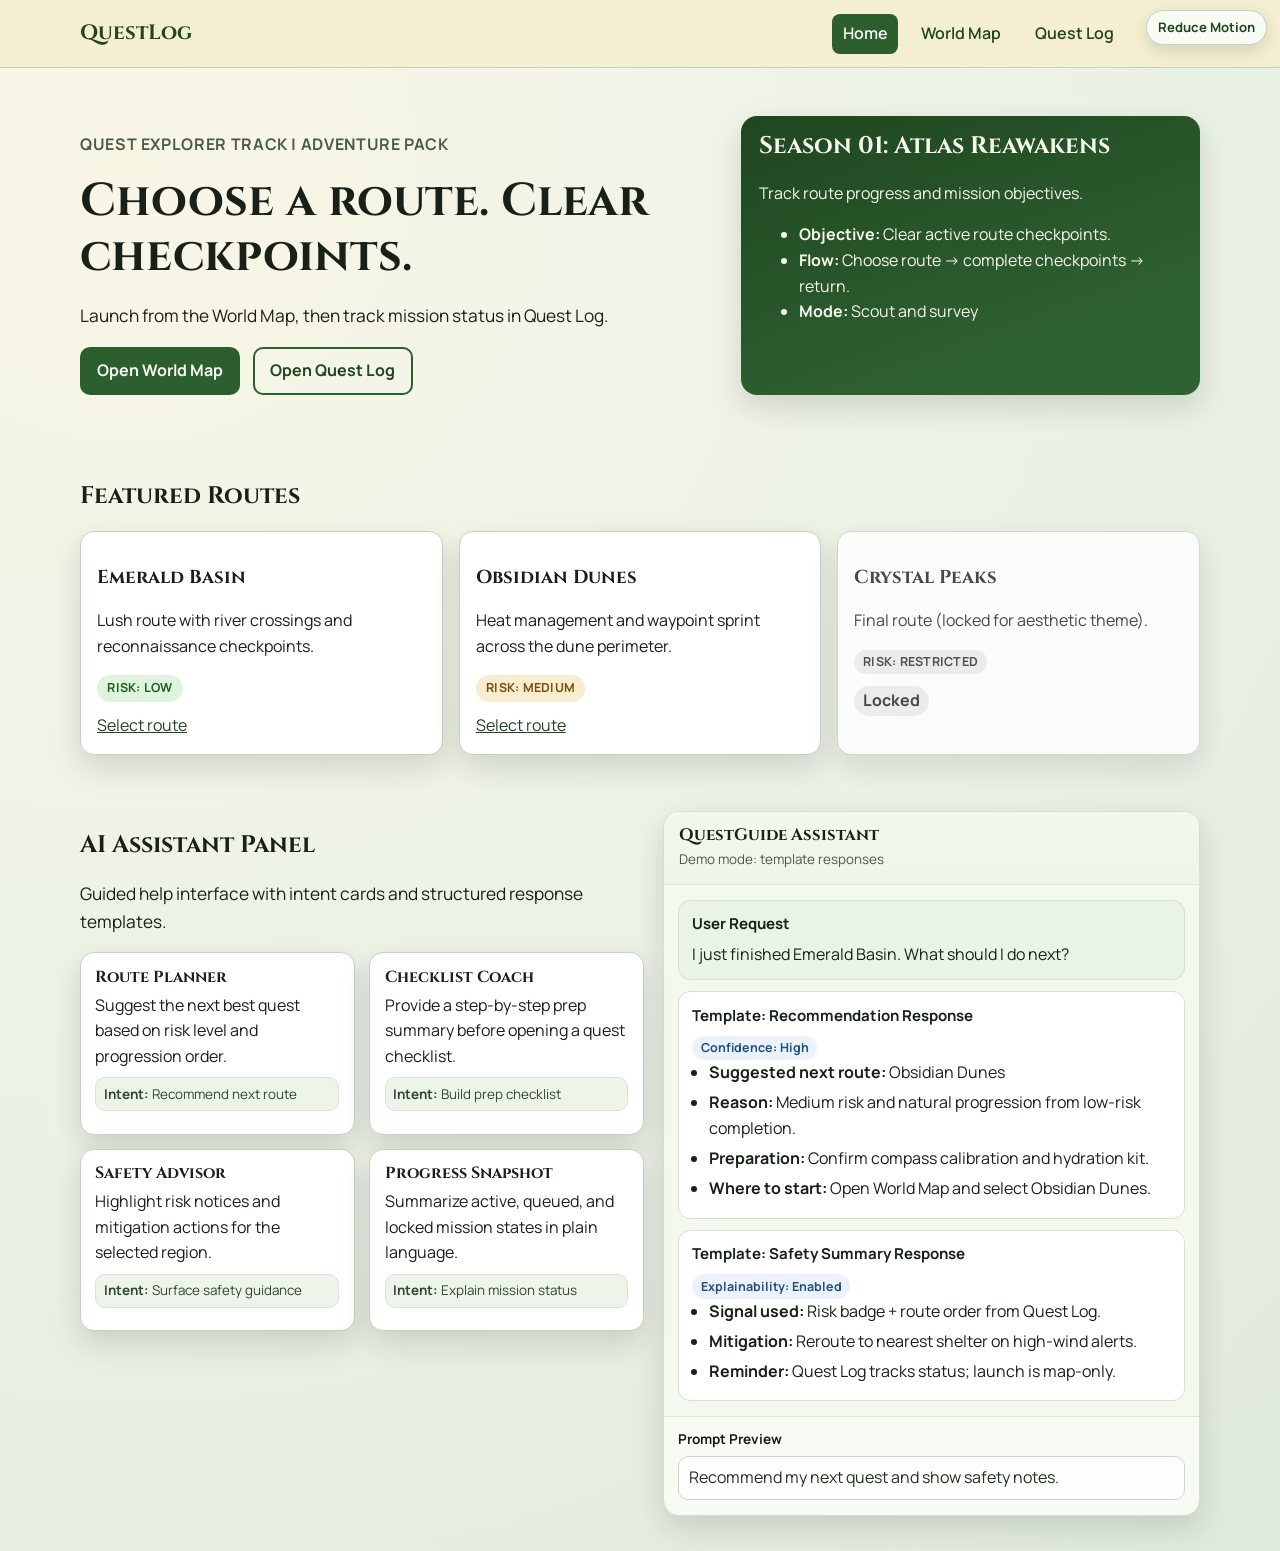
<file: index.html>
<!doctype html>
<html lang="en">
  <head>
    <meta charset="UTF-8" />
    <meta name="viewport" content="width=device-width, initial-scale=1.0" />
    <meta
      name="description"
      content="QuestLog home with route overview and quest access."
    />
    <title>QuestLog | Home</title>
    <link rel="preconnect" href="https://fonts.googleapis.com" />
    <link rel="preconnect" href="https://fonts.gstatic.com" crossorigin />
    <link
      href="https://fonts.googleapis.com/css2?family=Cinzel:wght@500;700&amp;family=Manrope:wght@400;600;700&amp;display=swap"
      rel="stylesheet"
    />
    <link rel="stylesheet" href="styles.css" />
  </head>

  <body>
    <a class="skip-link" href="#main-content">Skip to main content</a>
    <input
      type="checkbox"
      id="reduce-motion-toggle"
      class="motion-toggle-input"
    />
    <label for="reduce-motion-toggle" class="motion-toggle-label"
      >Reduce Motion</label
    >
    <header class="site-header">
      <div class="container nav-shell">
        <a class="brand" href="index.html">QuestLog</a>
        <nav id="site-nav" class="site-nav" aria-label="Main navigation">
          <a href="index.html" aria-current="page">Home</a>
          <a href="map.html">World Map</a>
          <a href="quest-log.html">Quest Log</a>
          <a href="team.html">Team</a>
        </nav>
      </div>
    </header>

    <main id="main-content">
      <section class="hero">
        <div class="container hero-grid">
          <div>
            <p class="eyebrow">Quest Explorer Track | Adventure Pack</p>
            <h1>Choose a route. Clear checkpoints.</h1>
            <p class="lead">
              Launch from the World Map, then track mission status in Quest Log.
            </p>
            <div class="cta-row">
              <a class="btn btn-primary" href="map.html">Open World Map</a>
              <a class="btn btn-ghost" href="quest-log.html">Open Quest Log</a>
            </div>
          </div>
          <article class="season-panel" aria-label="Current season details">
            <h2>Season 01: Atlas Reawakens</h2>
            <p>Track route progress and mission objectives.</p>
            <ul>
              <li>
                <strong>Objective:</strong> Clear active route checkpoints.
              </li>
              <li>
                <strong>Flow:</strong> Choose route -> complete checkpoints ->
                return.
              </li>
              <li><strong>Mode:</strong> Scout and survey</li>
            </ul>
          </article>
        </div>
      </section>

      <section class="section">
        <div class="container">
          <h2>Featured Routes</h2>
          <div class="quest-row">
            <article class="quest-card">
              <h3>Emerald Basin</h3>
              <p>
                Lush route with river crossings and reconnaissance checkpoints.
              </p>
              <div class="route-meta">
                <span class="risk-badge risk-low">Risk: Low</span>
              </div>
              <a href="quest-emerald.html">Select route</a>
            </article>
            <article class="quest-card">
              <h3>Obsidian Dunes</h3>
              <p>
                Heat management and waypoint sprint across the dune perimeter.
              </p>
              <div class="route-meta">
                <span class="risk-badge risk-medium">Risk: Medium</span>
              </div>
              <a href="quest-dunes.html">Select route</a>
            </article>
            <article class="quest-card locked">
              <h3>Crystal Peaks</h3>
              <p>Final route (locked for aesthetic theme).</p>
              <div class="route-meta">
                <span class="risk-badge risk-high">Risk: Restricted</span>
              </div>
              <span>Locked</span>
            </article>
          </div>
        </div>
      </section>

      <section
        class="section assistant-section"
        aria-labelledby="assistant-heading"
      >
        <div class="container">
          <div class="assistant-shell">
            <div>
              <h2 id="assistant-heading">AI Assistant Panel</h2>
              <p class="lead">
                Guided help interface with intent cards and structured response
                templates.
              </p>

              <ul class="intent-grid" aria-label="Assistant intents">
                <li>
                  <article class="intent-card">
                  <h3>Route Planner</h3>
                  <p>
                    Suggest the next best quest based on risk level and
                    progression order.
                  </p>
                  <p class="intent-meta">
                    <strong>Intent:</strong> Recommend next route
                  </p>
                  </article>
                </li>
                <li>
                  <article class="intent-card">
                  <h3>Checklist Coach</h3>
                  <p>
                    Provide a step-by-step prep summary before opening a quest
                    checklist.
                  </p>
                  <p class="intent-meta">
                    <strong>Intent:</strong> Build prep checklist
                  </p>
                  </article>
                </li>
                <li>
                  <article class="intent-card">
                  <h3>Safety Advisor</h3>
                  <p>
                    Highlight risk notices and mitigation actions for the
                    selected region.
                  </p>
                  <p class="intent-meta">
                    <strong>Intent:</strong> Surface safety guidance
                  </p>
                  </article>
                </li>
                <li>
                  <article class="intent-card">
                  <h3>Progress Snapshot</h3>
                  <p>
                    Summarize active, queued, and locked mission states in plain
                    language.
                  </p>
                  <p class="intent-meta">
                    <strong>Intent:</strong> Explain mission status
                  </p>
                  </article>
                </li>
              </ul>
            </div>

            <aside
              class="assistant-panel"
              aria-label="AI assistant chat mockup"
            >
              <header class="assistant-header">
                <div>
                  <h3>QuestGuide Assistant</h3>
                  <p>Demo mode: template responses</p>
                </div>
              </header>

              <div class="assistant-thread" aria-live="polite">
                <article class="message message-user">
                  <h4>User Request</h4>
                  <p>I just finished Emerald Basin. What should I do next?</p>
                </article>

                <article class="message message-ai">
                  <h4>Template: Recommendation Response</h4>
                  <p class="template-tag">Confidence: High</p>
                  <ul>
                    <li>
                      <strong>Suggested next route:</strong> Obsidian Dunes
                    </li>
                    <li>
                      <strong>Reason:</strong> Medium risk and natural
                      progression from low-risk completion.
                    </li>
                    <li>
                      <strong>Preparation:</strong> Confirm compass calibration
                      and hydration kit.
                    </li>
                    <li>
                      <strong>Where to start:</strong> Open World Map and select
                      Obsidian Dunes.
                    </li>
                  </ul>
                </article>

                <article class="message message-ai">
                  <h4>Template: Safety Summary Response</h4>
                  <p class="template-tag">Explainability: Enabled</p>
                  <ul>
                    <li>
                      <strong>Signal used:</strong> Risk badge + route order
                      from Quest Log.
                    </li>
                    <li>
                      <strong>Mitigation:</strong> Reroute to nearest shelter on
                      high-wind alerts.
                    </li>
                    <li>
                      <strong>Reminder:</strong> Quest Log tracks status; launch
                      is map-only.
                    </li>
                  </ul>
                </article>
              </div>

              <div
                class="assistant-compose"
                role="group"
                aria-label="Assistant input preview"
              >
                <label for="assistant-input">Prompt Preview</label>
                <input
                  id="assistant-input"
                  type="text"
                  value="Recommend my next quest and show safety notes."
                  readonly
                />
              </div>
            </aside>
          </div>
        </div>
      </section>
    </main>

    <footer class="landmark-footer">
      <p class="sr-only">QuestLog footer landmark</p>
    </footer>
  </body>
</html>
</file>
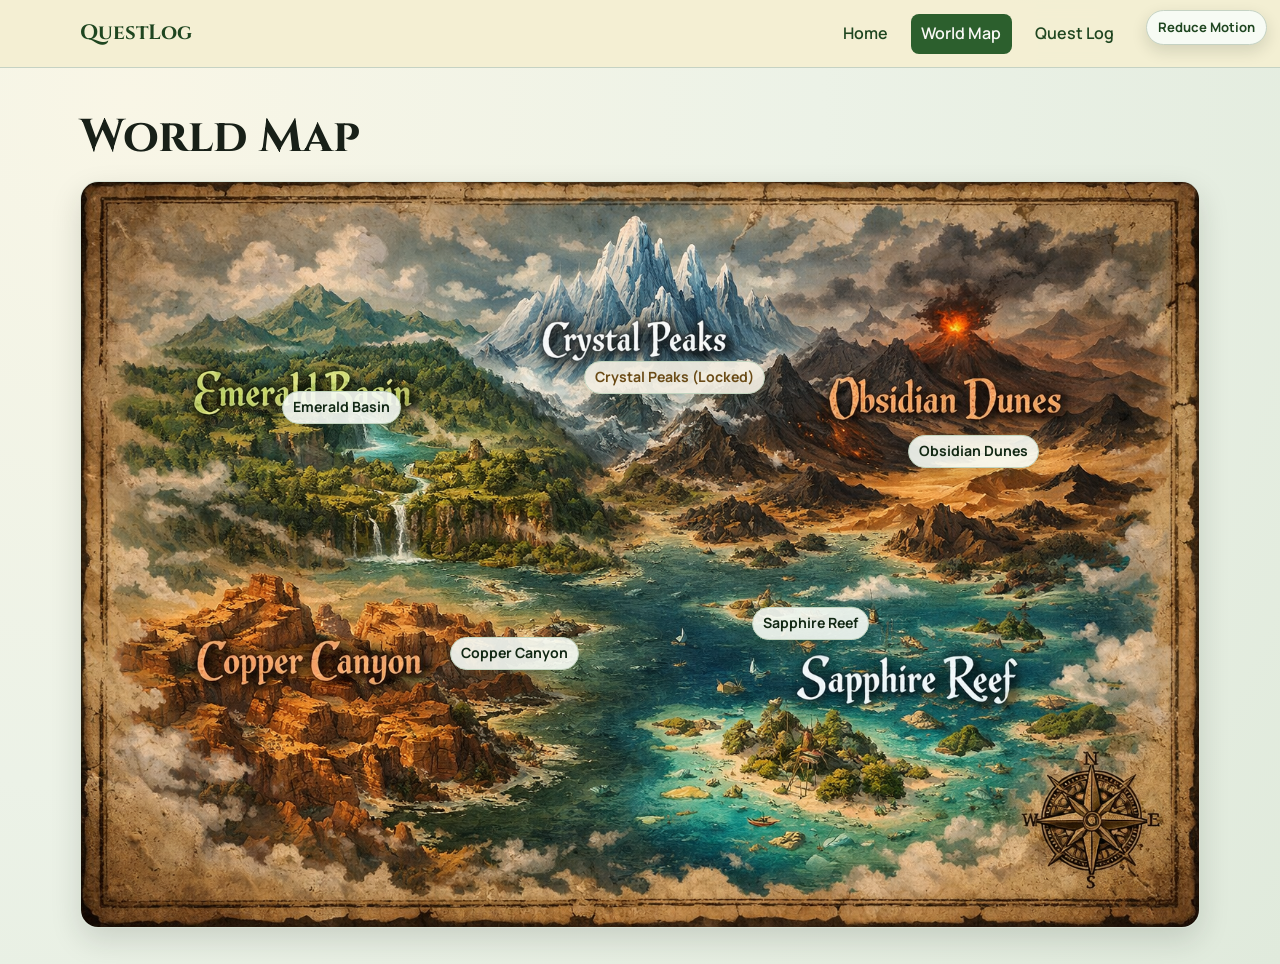
<file: map.html>
<!doctype html>
<html lang="en">
  <head>
    <meta charset="UTF-8" />
    <meta name="viewport" content="width=device-width, initial-scale=1.0" />
    <meta name="description" content="QuestLog world map with locations linked to quest pages." />
    <title>QuestLog | World Map</title>
    <link rel="preconnect" href="https://fonts.googleapis.com" />
    <link rel="preconnect" href="https://fonts.gstatic.com" crossorigin />
    <link href="https://fonts.googleapis.com/css2?family=Cinzel:wght@500;700&amp;family=Manrope:wght@400;600;700&amp;display=swap" rel="stylesheet" />
    <link rel="stylesheet" href="styles.css" />
  </head>
  <body>
    <a class="skip-link" href="#main-content">Skip to main content</a>
    <input type="checkbox" id="reduce-motion-toggle" class="motion-toggle-input" />
    <label for="reduce-motion-toggle" class="motion-toggle-label">Reduce Motion</label>
    <header class="site-header">
      <div class="container nav-shell">
        <a class="brand" href="index.html">QuestLog</a>
        <nav id="site-nav" class="site-nav" aria-label="Main navigation">
          <a href="index.html">Home</a>
          <a href="map.html" aria-current="page">World Map</a>
          <a href="quest-log.html">Quest Log</a>
          <a href="team.html">Team</a>
        </nav>
      </div>
    </header>

    <main id="main-content" class="section">
      <div class="container">
        <h1>World Map</h1>
        <section class="world-map-canvas" aria-label="Interactive world map">
          <img
            src="assets/c2b4884b-c678-42ab-b5dd-70e5ac50a479.png"
            alt="QuestLog world map background"
            class="world-map-image"
          />

          <a class="map-label emerald-point" href="quest-emerald.html">Emerald Basin</a>
          <a class="map-label dunes-point" href="quest-dunes.html">Obsidian Dunes</a>
          <a class="map-label reef-point" href="quest-reef.html">Sapphire Reef</a>
          <a class="map-label canyon-point" href="quest-canyon.html">Copper Canyon</a>
          <span class="map-label locked-point">Crystal Peaks (Locked)</span>
        </section>
      </div>
    </main>

    <footer class="landmark-footer">
      <p class="sr-only">QuestLog footer landmark</p>
    </footer>
  </body>
</html>
</file>
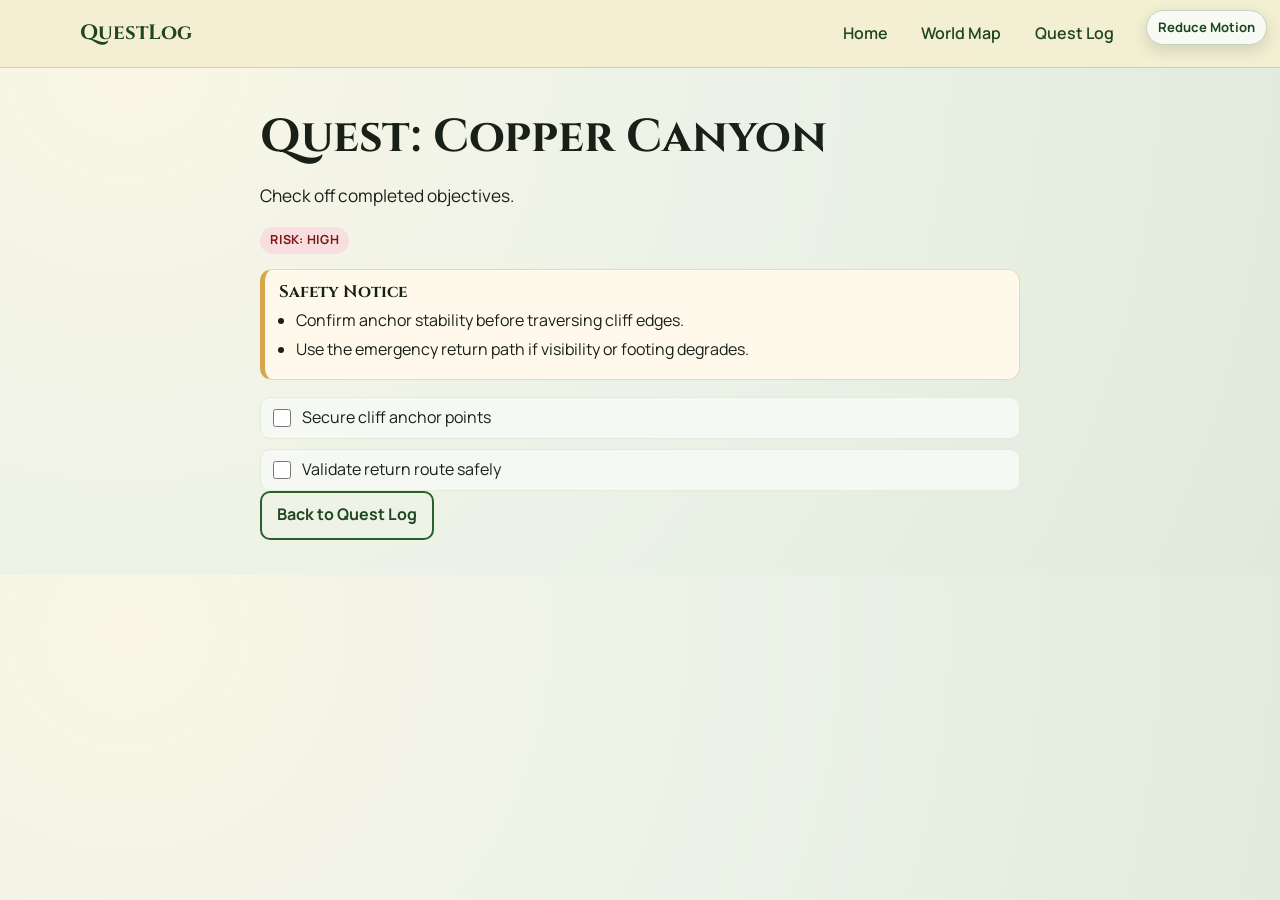
<file: quest-canyon.html>
<!doctype html>
<html lang="en">
  <head>
    <meta charset="UTF-8" />
    <meta name="viewport" content="width=device-width, initial-scale=1.0" />
    <meta name="description" content="Copper Canyon quest page with checklist checkpoints." />
    <title>QuestLog | Copper Canyon</title>
    <link rel="preconnect" href="https://fonts.googleapis.com" />
    <link rel="preconnect" href="https://fonts.gstatic.com" crossorigin />
    <link
      href="https://fonts.googleapis.com/css2?family=Cinzel:wght@500;700&amp;family=Manrope:wght@400;600;700&amp;display=swap"
      rel="stylesheet"
    />
    <link rel="stylesheet" href="styles.css" />
  </head>
  <body>
    <a class="skip-link" href="#main-content">Skip to main content</a>
    <input type="checkbox" id="reduce-motion-toggle" class="motion-toggle-input" />
    <label for="reduce-motion-toggle" class="motion-toggle-label">Reduce Motion</label>
    <header class="site-header">
      <div class="container nav-shell">
        <a class="brand" href="index.html">QuestLog</a>
        <nav id="site-nav" class="site-nav" aria-label="Main navigation">
          <a href="index.html">Home</a>
          <a href="map.html">World Map</a>
          <a href="quest-log.html">Quest Log</a>
          <a href="team.html">Team</a>
        </nav>
      </div>
    </header>

    <main id="main-content" class="section">
      <section class="container quest-page" aria-label="Copper Canyon checklist">
        <h1>Quest: Copper Canyon</h1>
        <p class="lead">Check off completed objectives.</p>
        <div class="route-meta">
          <span class="risk-badge risk-high">Risk: High</span>
        </div>
        <aside class="safety-callout" aria-label="Copper Canyon safety guidance">
          <h2>Safety Notice</h2>
          <ul>
            <li>Confirm anchor stability before traversing cliff edges.</li>
            <li>Use the emergency return path if visibility or footing degrades.</li>
          </ul>
        </aside>

        <ul class="checkpoints checklist-only">
          <li>
            <label><input type="checkbox" /> Secure cliff anchor points</label>
          </li>
          <li>
            <label><input type="checkbox" /> Validate return route safely</label>
          </li>
        </ul>

        <a class="btn btn-ghost" href="quest-log.html">Back to Quest Log</a>
      </section>
    </main>

    <footer class="landmark-footer">
      <p class="sr-only">QuestLog footer landmark</p>
    </footer>
  </body>
</html>
</file>
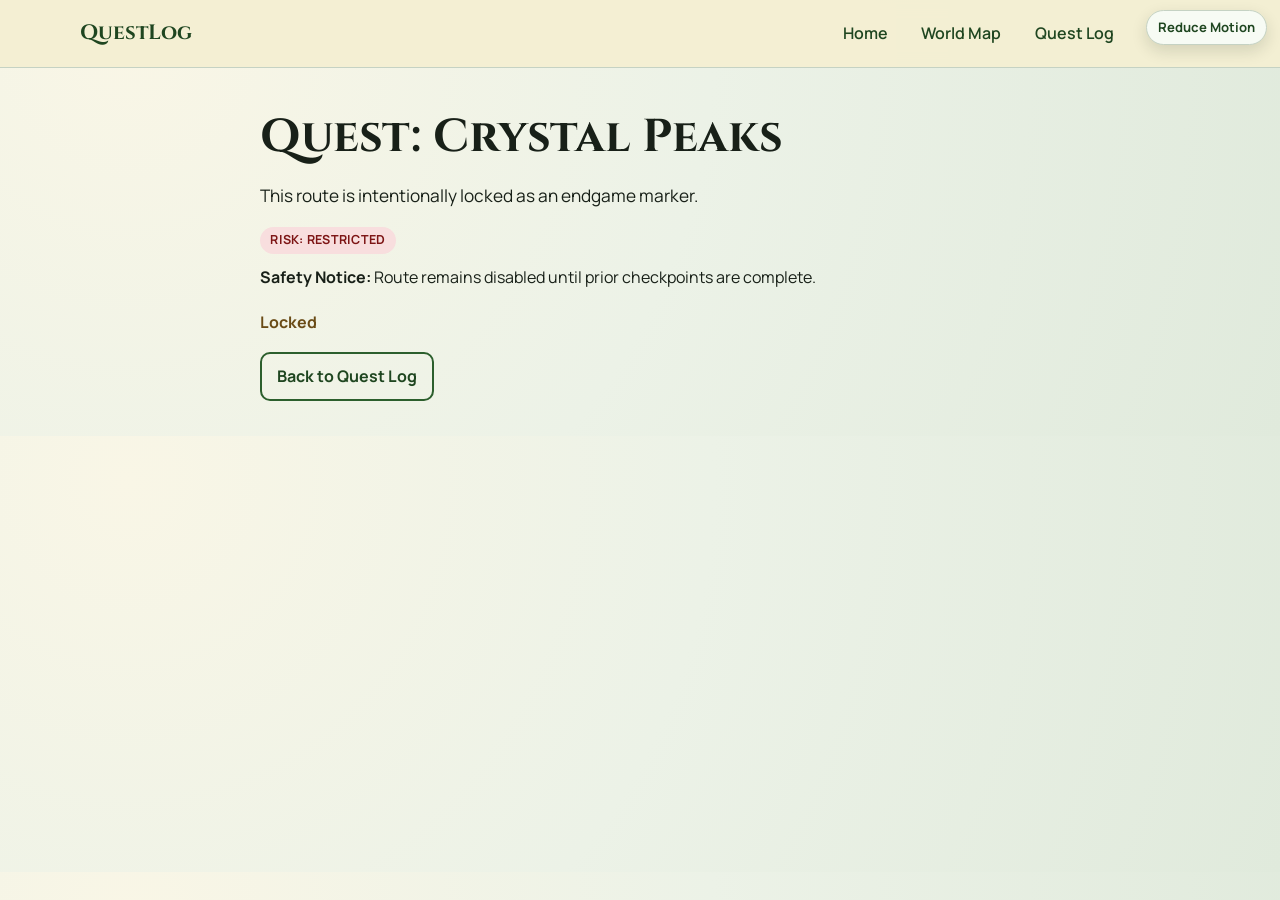
<file: quest-crystal.html>
<!doctype html>
<html lang="en">
  <head>
    <meta charset="UTF-8" />
    <meta name="viewport" content="width=device-width, initial-scale=1.0" />
    <meta name="description" content="Crystal Peaks locked quest aesthetic page." />
    <title>QuestLog | Crystal Peaks</title>
    <link rel="preconnect" href="https://fonts.googleapis.com" />
    <link rel="preconnect" href="https://fonts.gstatic.com" crossorigin />
    <link
      href="https://fonts.googleapis.com/css2?family=Cinzel:wght@500;700&amp;family=Manrope:wght@400;600;700&amp;display=swap"
      rel="stylesheet"
    />
    <link rel="stylesheet" href="styles.css" />
  </head>
  <body>
    <a class="skip-link" href="#main-content">Skip to main content</a>
    <input type="checkbox" id="reduce-motion-toggle" class="motion-toggle-input" />
    <label for="reduce-motion-toggle" class="motion-toggle-label">Reduce Motion</label>
    <header class="site-header">
      <div class="container nav-shell">
        <a class="brand" href="index.html">QuestLog</a>
        <nav id="site-nav" class="site-nav" aria-label="Main navigation">
          <a href="index.html">Home</a>
          <a href="map.html">World Map</a>
          <a href="quest-log.html">Quest Log</a>
          <a href="team.html">Team</a>
        </nav>
      </div>
    </header>

    <main id="main-content" class="section">
      <section class="container quest-page" aria-label="Crystal Peaks locked route">
        <h1>Quest: Crystal Peaks</h1>
        <p class="lead">This route is intentionally locked as an endgame marker.</p>
        <div class="route-meta">
          <span class="risk-badge risk-high">Risk: Restricted</span>
        </div>
        <p class="safety-inline">
          <strong>Safety Notice:</strong> Route remains disabled until prior checkpoints are complete.
        </p>
        <p class="lock-note">Locked</p>
        <a class="btn btn-ghost" href="quest-log.html">Back to Quest Log</a>
      </section>
    </main>

    <footer class="landmark-footer">
      <p class="sr-only">QuestLog footer landmark</p>
    </footer>
  </body>
</html>
</file>
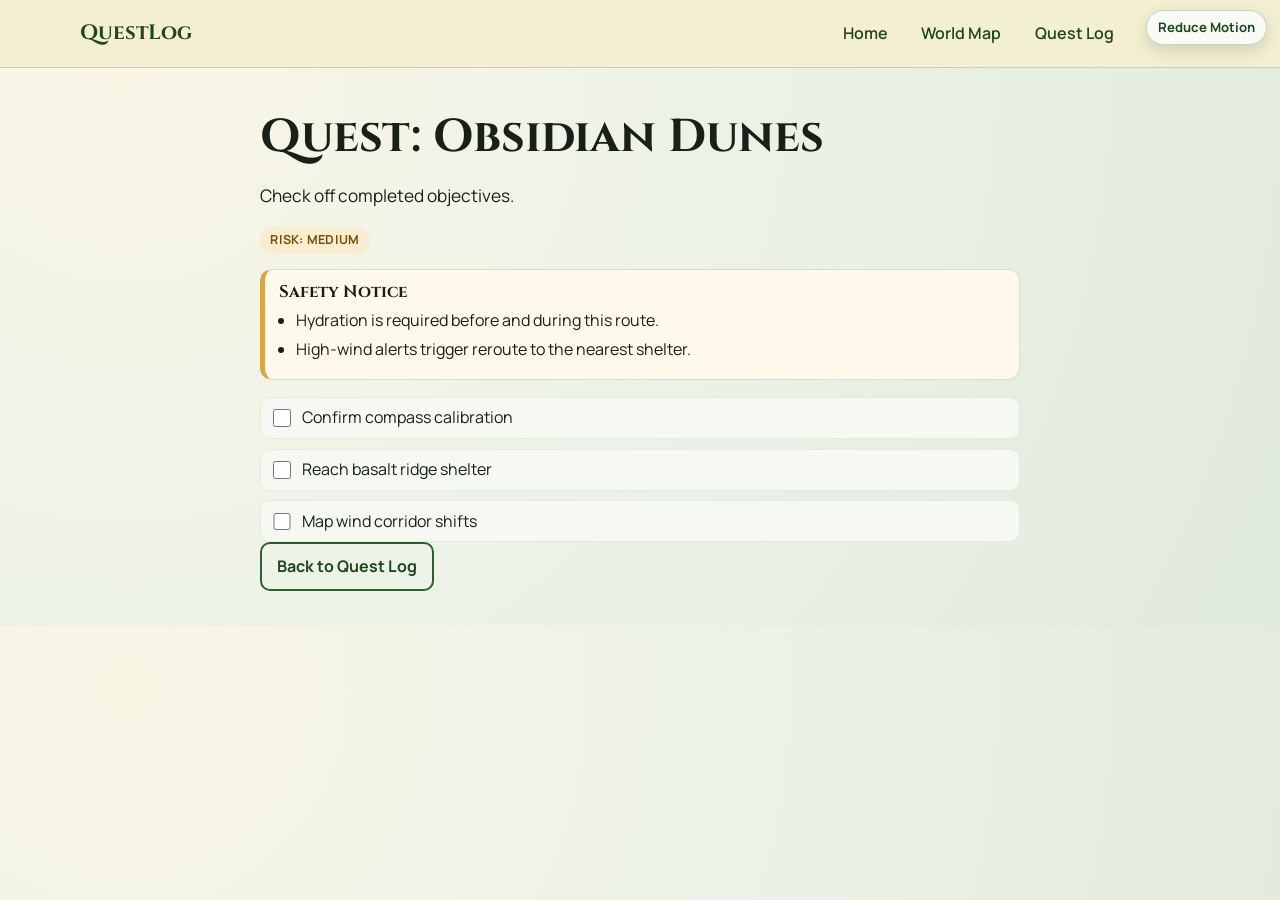
<file: quest-dunes.html>
<!doctype html>
<html lang="en">
  <head>
    <meta charset="UTF-8" />
    <meta name="viewport" content="width=device-width, initial-scale=1.0" />
    <meta name="description" content="Obsidian Dunes quest page with checklist checkpoints." />
    <title>QuestLog | Obsidian Dunes</title>
    <link rel="preconnect" href="https://fonts.googleapis.com" />
    <link rel="preconnect" href="https://fonts.gstatic.com" crossorigin />
    <link
      href="https://fonts.googleapis.com/css2?family=Cinzel:wght@500;700&amp;family=Manrope:wght@400;600;700&amp;display=swap"
      rel="stylesheet"
    />
    <link rel="stylesheet" href="styles.css" />
  </head>
  <body>
    <a class="skip-link" href="#main-content">Skip to main content</a>
    <input type="checkbox" id="reduce-motion-toggle" class="motion-toggle-input" />
    <label for="reduce-motion-toggle" class="motion-toggle-label">Reduce Motion</label>
    <header class="site-header">
      <div class="container nav-shell">
        <a class="brand" href="index.html">QuestLog</a>
        <nav id="site-nav" class="site-nav" aria-label="Main navigation">
          <a href="index.html">Home</a>
          <a href="map.html">World Map</a>
          <a href="quest-log.html">Quest Log</a>
          <a href="team.html">Team</a>
        </nav>
      </div>
    </header>

    <main id="main-content" class="section">
      <section class="container quest-page" aria-label="Obsidian Dunes checklist">
        <h1>Quest: Obsidian Dunes</h1>
        <p class="lead">Check off completed objectives.</p>
        <div class="route-meta">
          <span class="risk-badge risk-medium">Risk: Medium</span>
        </div>
        <aside class="safety-callout" aria-label="Obsidian Dunes safety guidance">
          <h2>Safety Notice</h2>
          <ul>
            <li>Hydration is required before and during this route.</li>
            <li>High-wind alerts trigger reroute to the nearest shelter.</li>
          </ul>
        </aside>

        <ul class="checkpoints checklist-only">
          <li>
            <label><input type="checkbox" /> Confirm compass calibration</label>
          </li>
          <li>
            <label><input type="checkbox" /> Reach basalt ridge shelter</label>
          </li>
          <li>
            <label><input type="checkbox" /> Map wind corridor shifts</label>
          </li>
        </ul>

        <a class="btn btn-ghost" href="quest-log.html">Back to Quest Log</a>
      </section>
    </main>

    <footer class="landmark-footer">
      <p class="sr-only">QuestLog footer landmark</p>
    </footer>
  </body>
</html>
</file>
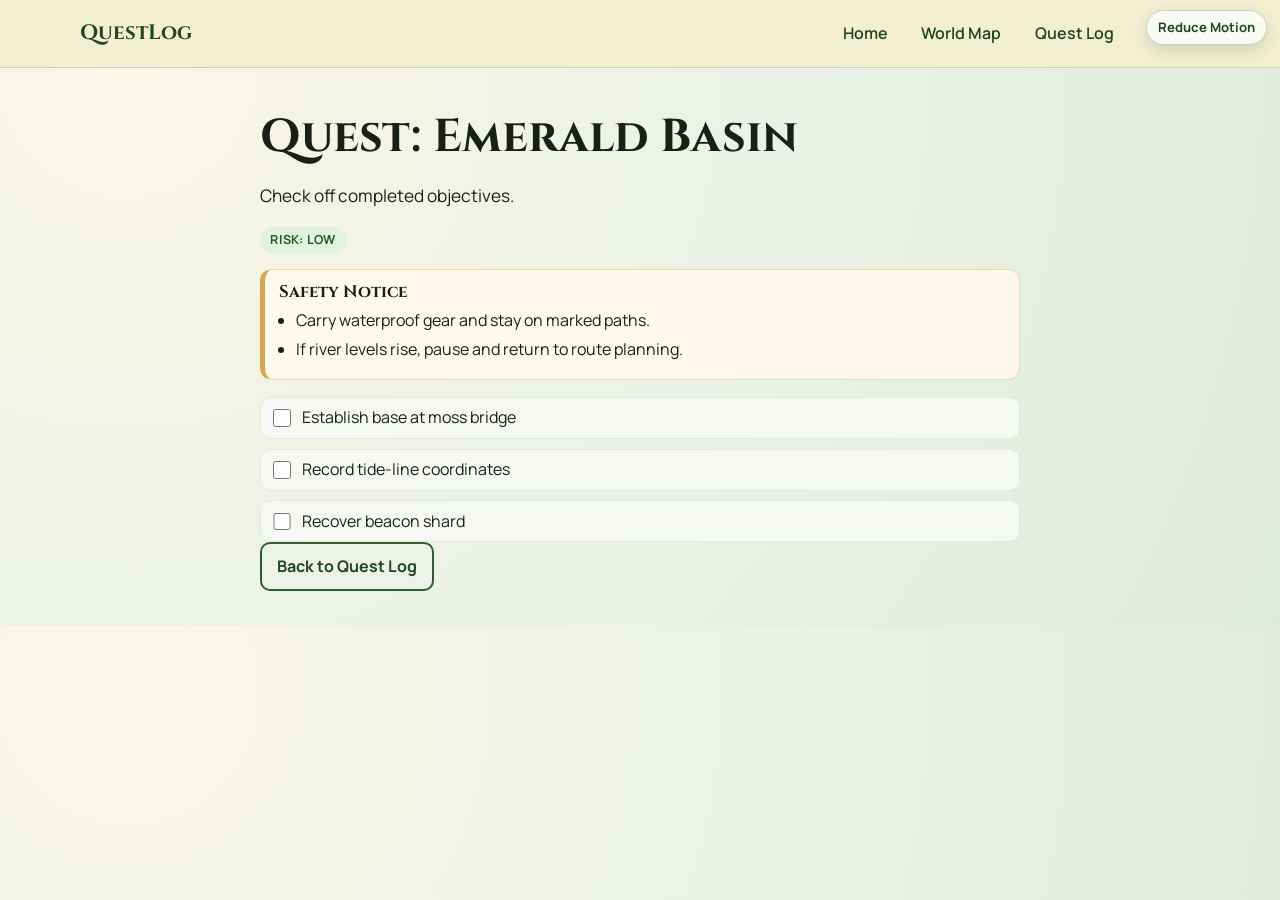
<file: quest-emerald.html>
<!doctype html>
<html lang="en">
  <head>
    <meta charset="UTF-8" />
    <meta name="viewport" content="width=device-width, initial-scale=1.0" />
    <meta name="description" content="Emerald Basin quest page with checklist checkpoints." />
    <title>QuestLog | Emerald Basin</title>
    <link rel="preconnect" href="https://fonts.googleapis.com" />
    <link rel="preconnect" href="https://fonts.gstatic.com" crossorigin />
    <link
      href="https://fonts.googleapis.com/css2?family=Cinzel:wght@500;700&amp;family=Manrope:wght@400;600;700&amp;display=swap"
      rel="stylesheet"
    />
    <link rel="stylesheet" href="styles.css" />
  </head>
  <body>
    <a class="skip-link" href="#main-content">Skip to main content</a>
    <input type="checkbox" id="reduce-motion-toggle" class="motion-toggle-input" />
    <label for="reduce-motion-toggle" class="motion-toggle-label">Reduce Motion</label>
    <header class="site-header">
      <div class="container nav-shell">
        <a class="brand" href="index.html">QuestLog</a>
        <nav id="site-nav" class="site-nav" aria-label="Main navigation">
          <a href="index.html">Home</a>
          <a href="map.html">World Map</a>
          <a href="quest-log.html">Quest Log</a>
          <a href="team.html">Team</a>
        </nav>
      </div>
    </header>

    <main id="main-content" class="section">
      <section class="container quest-page" aria-label="Emerald Basin checklist">
        <h1>Quest: Emerald Basin</h1>
        <p class="lead">Check off completed objectives.</p>
        <div class="route-meta">
          <span class="risk-badge risk-low">Risk: Low</span>
        </div>
        <aside class="safety-callout" aria-label="Emerald Basin safety guidance">
          <h2>Safety Notice</h2>
          <ul>
            <li>Carry waterproof gear and stay on marked paths.</li>
            <li>If river levels rise, pause and return to route planning.</li>
          </ul>
        </aside>

        <ul class="checkpoints checklist-only">
          <li>
            <label><input type="checkbox" /> Establish base at moss bridge</label>
          </li>
          <li>
            <label><input type="checkbox" /> Record tide-line coordinates</label>
          </li>
          <li>
            <label><input type="checkbox" /> Recover beacon shard</label>
          </li>
        </ul>

        <a class="btn btn-ghost" href="quest-log.html">Back to Quest Log</a>
      </section>
    </main>

    <footer class="landmark-footer">
      <p class="sr-only">QuestLog footer landmark</p>
    </footer>
  </body>
</html>
</file>
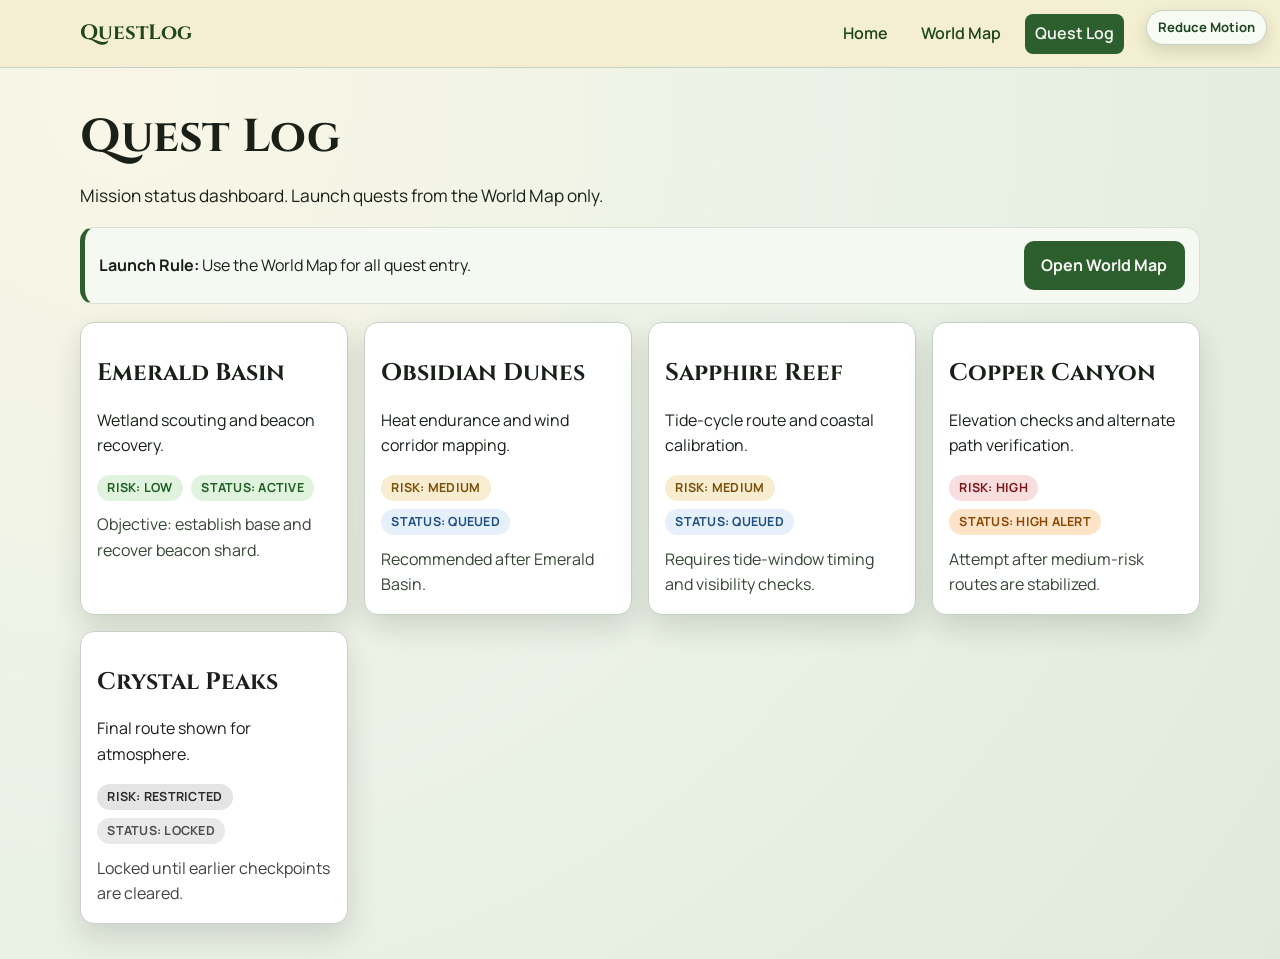
<file: quest-log.html>
<!doctype html>
<html lang="en">
  <head>
    <meta charset="UTF-8" />
    <meta name="viewport" content="width=device-width, initial-scale=1.0" />
    <meta name="description" content="QuestLog mission control dashboard with route statuses and launch policy." />
    <title>QuestLog | Quest Log</title>
    <link rel="preconnect" href="https://fonts.googleapis.com" />
    <link rel="preconnect" href="https://fonts.gstatic.com" crossorigin />
    <link
      href="https://fonts.googleapis.com/css2?family=Cinzel:wght@500;700&amp;family=Manrope:wght@400;600;700&amp;display=swap"
      rel="stylesheet"
    />
    <link rel="stylesheet" href="styles.css" />
  </head>
  <body>
    <a class="skip-link" href="#main-content">Skip to main content</a>
    <input type="checkbox" id="reduce-motion-toggle" class="motion-toggle-input" />
    <label for="reduce-motion-toggle" class="motion-toggle-label">Reduce Motion</label>
    <header class="site-header">
      <div class="container nav-shell">
        <a class="brand" href="index.html">QuestLog</a>
        <nav id="site-nav" class="site-nav" aria-label="Main navigation">
          <a href="index.html">Home</a>
          <a href="map.html">World Map</a>
          <a href="quest-log.html" aria-current="page">Quest Log</a>
          <a href="team.html">Team</a>
        </nav>
      </div>
    </header>

    <main id="main-content" class="section">
      <div class="container">
        <h1>Quest Log</h1>
        <p class="lead">Mission status dashboard. Launch quests from the World Map only.</p>

        <section class="log-ops-banner" aria-label="Quest launch policy">
          <p>
            <strong>Launch Rule:</strong> Use the World Map for all quest entry.
          </p>
          <a class="btn btn-primary" href="map.html">Open World Map</a>
        </section>

        <section class="quest-log-grid" aria-label="Quest status board">
          <article class="log-card">
            <h2>Emerald Basin</h2>
            <p>Wetland scouting and beacon recovery.</p>
            <div class="route-meta">
              <span class="risk-badge risk-low">Risk: Low</span>
              <span class="status-badge status-active">Status: Active</span>
            </div>
            <p class="log-note">Objective: establish base and recover beacon shard.</p>
          </article>

          <article class="log-card">
            <h2>Obsidian Dunes</h2>
            <p>Heat endurance and wind corridor mapping.</p>
            <div class="route-meta">
              <span class="risk-badge risk-medium">Risk: Medium</span>
              <span class="status-badge status-queued">Status: Queued</span>
            </div>
            <p class="log-note">Recommended after Emerald Basin.</p>
          </article>

          <article class="log-card">
            <h2>Sapphire Reef</h2>
            <p>Tide-cycle route and coastal calibration.</p>
            <div class="route-meta">
              <span class="risk-badge risk-medium">Risk: Medium</span>
              <span class="status-badge status-queued">Status: Queued</span>
            </div>
            <p class="log-note">Requires tide-window timing and visibility checks.</p>
          </article>

          <article class="log-card">
            <h2>Copper Canyon</h2>
            <p>Elevation checks and alternate path verification.</p>
            <div class="route-meta">
              <span class="risk-badge risk-high">Risk: High</span>
              <span class="status-badge status-review">Status: High Alert</span>
            </div>
            <p class="log-note">Attempt after medium-risk routes are stabilized.</p>
          </article>

          <article class="log-card locked">
            <h2>Crystal Peaks</h2>
            <p>Final route shown for atmosphere.</p>
            <div class="route-meta">
              <span class="risk-badge risk-high">Risk: Restricted</span>
              <span class="status-badge status-locked">Status: Locked</span>
            </div>
            <p class="log-note">Locked until earlier checkpoints are cleared.</p>
          </article>
        </section>
      </div>
    </main>

    <footer class="landmark-footer">
      <p class="sr-only">QuestLog footer landmark</p>
    </footer>
  </body>
</html>
</file>
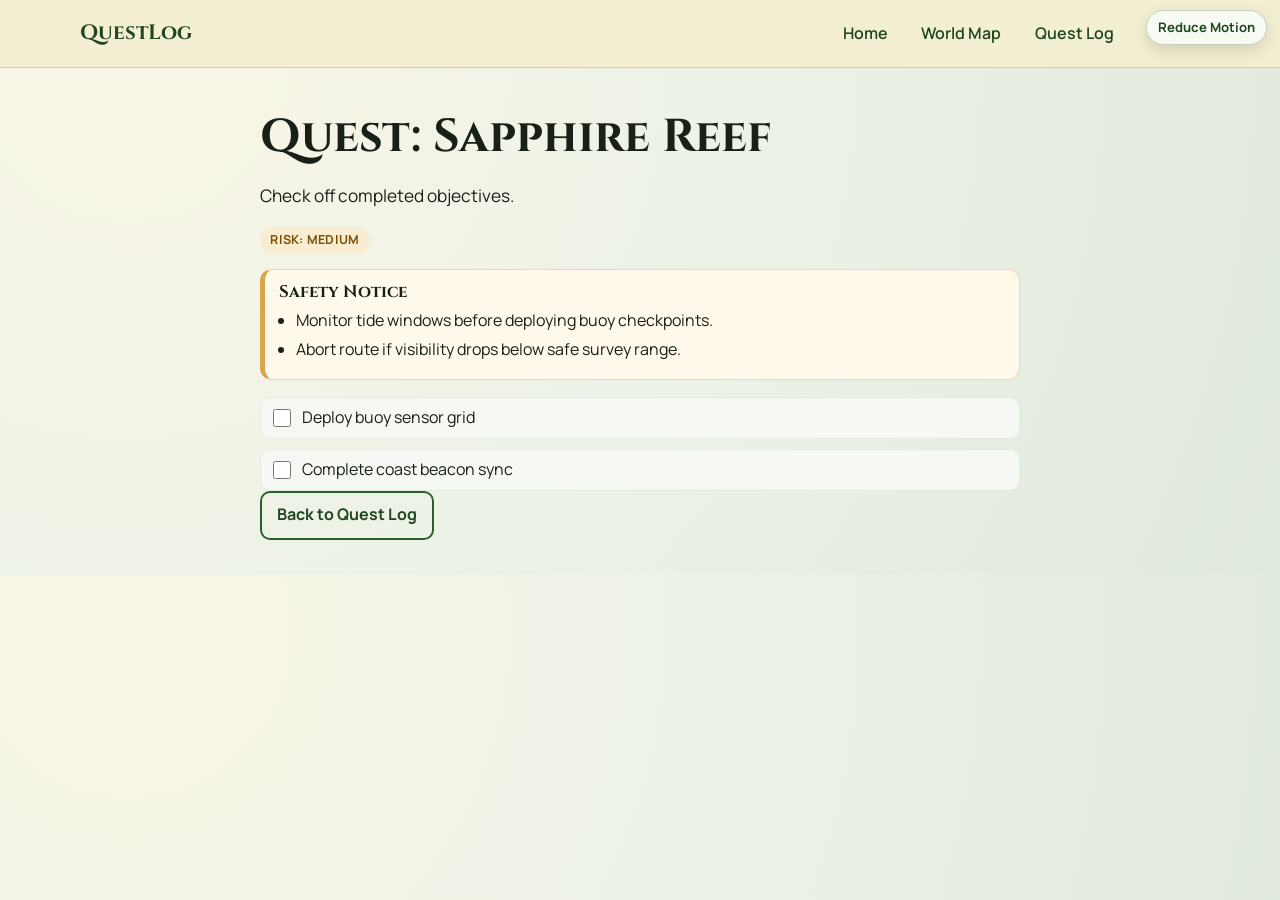
<file: quest-reef.html>
<!doctype html>
<html lang="en">
  <head>
    <meta charset="UTF-8" />
    <meta name="viewport" content="width=device-width, initial-scale=1.0" />
    <meta name="description" content="Sapphire Reef quest page with checklist checkpoints." />
    <title>QuestLog | Sapphire Reef</title>
    <link rel="preconnect" href="https://fonts.googleapis.com" />
    <link rel="preconnect" href="https://fonts.gstatic.com" crossorigin />
    <link
      href="https://fonts.googleapis.com/css2?family=Cinzel:wght@500;700&amp;family=Manrope:wght@400;600;700&amp;display=swap"
      rel="stylesheet"
    />
    <link rel="stylesheet" href="styles.css" />
  </head>
  <body>
    <a class="skip-link" href="#main-content">Skip to main content</a>
    <input type="checkbox" id="reduce-motion-toggle" class="motion-toggle-input" />
    <label for="reduce-motion-toggle" class="motion-toggle-label">Reduce Motion</label>
    <header class="site-header">
      <div class="container nav-shell">
        <a class="brand" href="index.html">QuestLog</a>
        <nav id="site-nav" class="site-nav" aria-label="Main navigation">
          <a href="index.html">Home</a>
          <a href="map.html">World Map</a>
          <a href="quest-log.html">Quest Log</a>
          <a href="team.html">Team</a>
        </nav>
      </div>
    </header>

    <main id="main-content" class="section">
      <section class="container quest-page" aria-label="Sapphire Reef checklist">
        <h1>Quest: Sapphire Reef</h1>
        <p class="lead">Check off completed objectives.</p>
        <div class="route-meta">
          <span class="risk-badge risk-medium">Risk: Medium</span>
        </div>
        <aside class="safety-callout" aria-label="Sapphire Reef safety guidance">
          <h2>Safety Notice</h2>
          <ul>
            <li>Monitor tide windows before deploying buoy checkpoints.</li>
            <li>Abort route if visibility drops below safe survey range.</li>
          </ul>
        </aside>

        <ul class="checkpoints checklist-only">
          <li>
            <label><input type="checkbox" /> Deploy buoy sensor grid</label>
          </li>
          <li>
            <label><input type="checkbox" /> Complete coast beacon sync</label>
          </li>
        </ul>

        <a class="btn btn-ghost" href="quest-log.html">Back to Quest Log</a>
      </section>
    </main>

    <footer class="landmark-footer">
      <p class="sr-only">QuestLog footer landmark</p>
    </footer>
  </body>
</html>
</file>
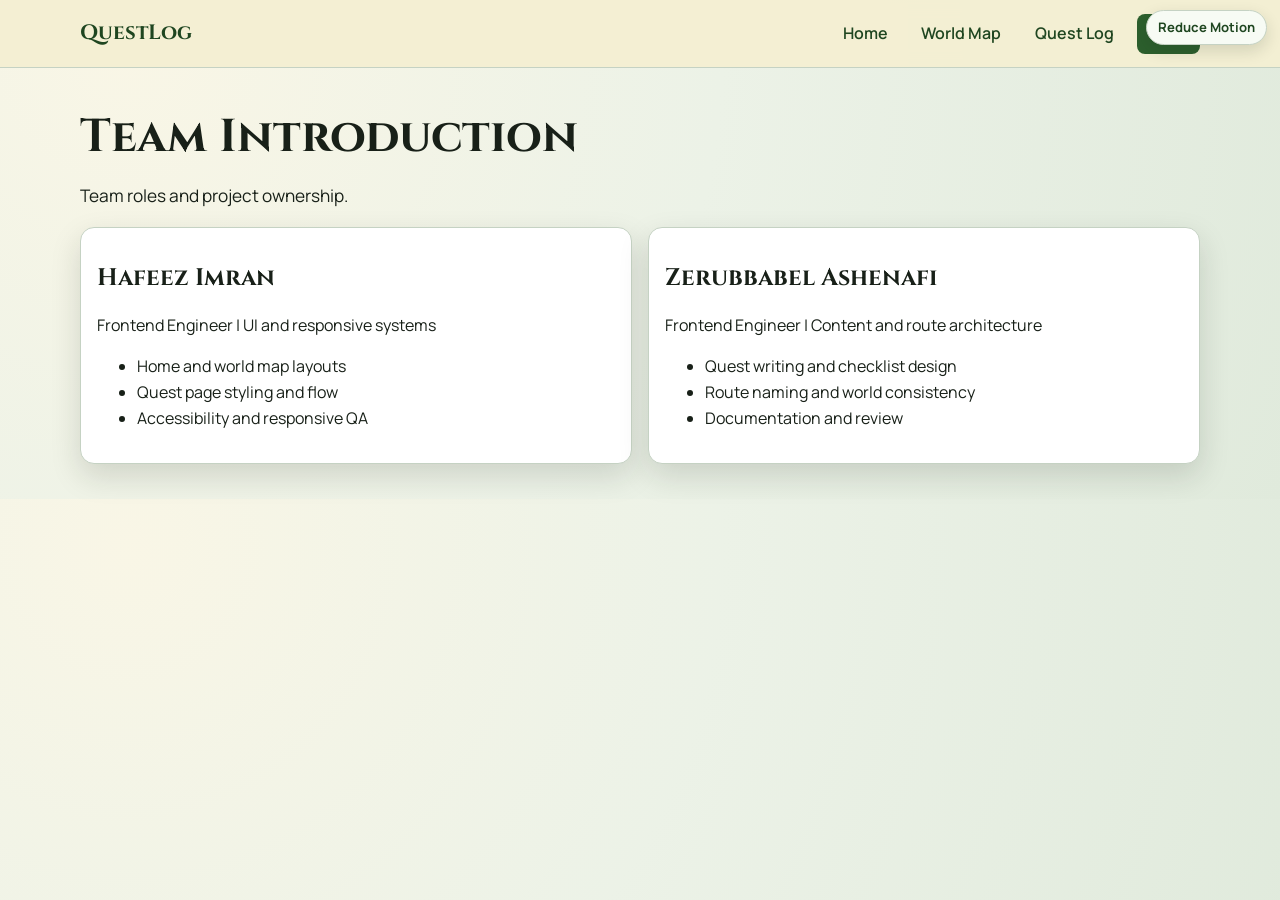
<file: team.html>
<!doctype html>
<html lang="en">
  <head>
    <meta charset="UTF-8" />
    <meta name="viewport" content="width=device-width, initial-scale=1.0" />
    <meta name="description" content="QuestLog team introduction and member contributions." />
    <title>QuestLog | Team Introduction</title>
    <link rel="preconnect" href="https://fonts.googleapis.com" />
    <link rel="preconnect" href="https://fonts.gstatic.com" crossorigin />
    <link href="https://fonts.googleapis.com/css2?family=Cinzel:wght@500;700&amp;family=Manrope:wght@400;600;700&amp;display=swap" rel="stylesheet" />
    <link rel="stylesheet" href="styles.css" />
  </head>
  <body>
    <a class="skip-link" href="#main-content">Skip to main content</a>
    <input type="checkbox" id="reduce-motion-toggle" class="motion-toggle-input" />
    <label for="reduce-motion-toggle" class="motion-toggle-label">Reduce Motion</label>
    <header class="site-header">
      <div class="container nav-shell">
        <a class="brand" href="index.html">QuestLog</a>
        <nav id="site-nav" class="site-nav" aria-label="Main navigation">
          <a href="index.html">Home</a>
          <a href="map.html">World Map</a>
          <a href="quest-log.html">Quest Log</a>
          <a href="team.html" aria-current="page">Team</a>
        </nav>
      </div>
    </header>

    <main id="main-content" class="section">
      <div class="container">
        <h1>Team Introduction</h1>
        <p class="lead">Team roles and project ownership.</p>

        <div class="team-grid">
          <article class="member-card">
            <h2>Hafeez Imran</h2>
            <p>Frontend Engineer | UI and responsive systems</p>
            <ul>
              <li>Home and world map layouts</li>
              <li>Quest page styling and flow</li>
              <li>Accessibility and responsive QA</li>
            </ul>
          </article>

          <article class="member-card">
            <h2>Zerubbabel Ashenafi</h2>
            <p>Frontend Engineer | Content and route architecture</p>
            <ul>
              <li>Quest writing and checklist design</li>
              <li>Route naming and world consistency</li>
              <li>Documentation and review</li>
            </ul>
          </article>
        </div>
      </div>
    </main>

    <footer class="landmark-footer">
      <p class="sr-only">QuestLog footer landmark</p>
    </footer>
  </body>
</html>
</file>
<file: styles.css>
:root {
  --ink: #182018;
  --forest: #2c5f2d;
  --forest-deep: #1f4620;
  --parchment: #f4efd3;
  --sun: #d8a64d;
  --card: #ffffff;
  --muted: #4c5a4b;
  --line: #c5d2c3;
  --shadow: 0 12px 30px rgba(24, 32, 24, 0.15);
}

* {
  box-sizing: border-box;
}

html,
body {
  margin: 0;
  padding: 0;
}

body {
  font-family: 'Manrope', sans-serif;
  color: var(--ink);
  background: radial-gradient(circle at 10% 10%, #f9f6e6 0%, #ecf2e7 48%, #e0eadc 100%);
  line-height: 1.6;
}

main {
  animation: page-fade 0.28s ease both;
}

a {
  color: var(--forest-deep);
}

a:focus-visible,
input:focus-visible {
  outline: 3px solid var(--sun);
  outline-offset: 2px;
}

h1,
h2,
h3 {
  font-family: 'Cinzel', serif;
  line-height: 1.2;
}

.container {
  width: min(1120px, 92%);
  margin: 0 auto;
}

.skip-link {
  position: absolute;
  left: -9999px;
  top: 0;
  background: var(--sun);
  color: #1d1303;
  padding: 0.5rem 0.75rem;
  font-weight: 700;
}

.skip-link:focus {
  left: 0.5rem;
  top: 0.5rem;
  z-index: 1000;
}

.motion-toggle-input {
  position: absolute;
  opacity: 0;
  pointer-events: none;
}

.motion-toggle-label {
  position: fixed;
  top: 0.65rem;
  right: 0.8rem;
  z-index: 1200;
  background: #f7fbf4;
  color: #1f4620;
  border: 1px solid #c5d2c3;
  border-radius: 999px;
  padding: 0.35rem 0.7rem;
  font-size: 0.82rem;
  font-weight: 700;
  cursor: pointer;
  box-shadow: 0 6px 16px rgba(24, 32, 24, 0.14);
}

.motion-toggle-label:hover {
  background: #eef7ea;
}

#reduce-motion-toggle:checked + .motion-toggle-label {
  background: #1f4620;
  color: #f8f8f5;
  border-color: #1f4620;
}

#reduce-motion-toggle:checked ~ *,
#reduce-motion-toggle:checked ~ * * {
  animation: none !important;
  transition: none !important;
  scroll-behavior: auto !important;
}

.site-header {
  position: sticky;
  top: 0;
  z-index: 50;
  border-bottom: 1px solid var(--line);
  background: rgba(244, 239, 211, 0.96);
  backdrop-filter: blur(8px);
}

.nav-shell {
  display: flex;
  align-items: center;
  justify-content: space-between;
  gap: 1rem;
  min-height: 4.2rem;
}

.brand {
  text-decoration: none;
  font-family: 'Cinzel', serif;
  font-size: 1.3rem;
  font-weight: 700;
}

.site-nav {
  display: flex;
  gap: 0.8rem;
  align-items: center;
  flex-wrap: wrap;
}

.site-nav a {
  text-decoration: none;
  padding: 0.45rem 0.65rem;
  border-radius: 8px;
  font-weight: 600;
}

.site-nav a[aria-current='page'] {
  background: var(--forest);
  color: #f8f8f5;
}

.hero {
  padding: 3rem 0 2rem;
}

.hero-grid {
  display: grid;
  grid-template-columns: 1.4fr 1fr;
  gap: 1.2rem;
  align-items: stretch;
}

.hero-grid > * {
  animation: rise-in 0.6s ease both;
}

.eyebrow {
  color: var(--muted);
  font-weight: 700;
  text-transform: uppercase;
  letter-spacing: 0.04em;
}

h1 {
  margin: 0.4rem 0 1rem;
  font-size: clamp(1.9rem, 3.6vw, 3rem);
}

.lead {
  font-size: 1.08rem;
  max-width: 65ch;
}

.season-panel {
  background: linear-gradient(160deg, #1f4620 0%, #2e6131 75%);
  color: #f8f7ec;
  border-radius: 16px;
  padding: 1rem 1.1rem;
  box-shadow: var(--shadow);
}

.season-panel h2 {
  margin-top: 0;
}

.btn {
  display: inline-block;
  text-decoration: none;
  border-radius: 10px;
  padding: 0.6rem 0.95rem;
  font-weight: 700;
  border: 2px solid transparent;
  transition: transform 0.25s ease, box-shadow 0.25s ease, background-color 0.25s ease;
}

.btn:hover {
  transform: translateY(-2px);
}

.btn:active {
  transform: scale(0.98);
}

.btn-primary {
  background: var(--forest);
  color: #f7f8f6;
}

.btn-primary:hover {
  box-shadow: 0 10px 20px rgba(44, 95, 45, 0.35);
}

.btn-ghost {
  border-color: var(--forest);
  color: var(--forest-deep);
  background: transparent;
}

.cta-row {
  display: flex;
  gap: 0.8rem;
  flex-wrap: wrap;
}

.section {
  padding: 2.2rem 0;
}

.quest-row {
  display: flex;
  flex-wrap: wrap;
  gap: 1rem;
}

.quest-card {
  flex: 1 1 220px;
  background: var(--card);
  border: 1px solid var(--line);
  border-radius: 14px;
  padding: 1rem;
  box-shadow: var(--shadow);
  transition: transform 0.25s ease, filter 0.25s ease;
}

.quest-card:hover {
  transform: scale(1.03);
}

.quest-card a:focus-visible {
  border-radius: 8px;
  background: #e6f0e3;
}

.quest-card.locked {
  filter: grayscale(1);
  opacity: 0.8;
}

.quest-card.locked span {
  display: inline-block;
  background: #ebebeb;
  border-radius: 999px;
  padding: 0.15rem 0.55rem;
  font-weight: 700;
}

.route-meta {
  display: flex;
  flex-wrap: wrap;
  gap: 0.5rem;
  margin: 0.4rem 0 0.7rem;
}

.risk-badge {
  display: inline-block;
  border-radius: 999px;
  padding: 0.2rem 0.65rem;
  font-size: 0.78rem;
  font-weight: 700;
  letter-spacing: 0.02em;
  text-transform: uppercase;
}

.risk-low {
  background: #dff3df;
  color: #1f5f21;
}

.risk-medium {
  background: #f8ecd1;
  color: #7a4f07;
}

.risk-high {
  background: #f8dede;
  color: #7d1515;
}

.safety-callout {
  margin: 0.95rem 0 1.1rem;
  border: 1px solid #f0d8ac;
  border-left: 5px solid var(--sun);
  border-radius: 12px;
  background: #fff9ec;
  padding: 0.75rem 0.85rem;
  animation: callout-glow 0.65s ease both;
}

.safety-callout h2 {
  margin: 0 0 0.35rem;
  font-size: 1.05rem;
}

.safety-callout ul {
  margin: 0;
  padding-left: 1.1rem;
}

.safety-callout li {
  margin-bottom: 0.25rem;
}

.safety-inline {
  margin-top: 0.5rem;
}

.safety-inline strong {
  display: inline-block;
  margin-bottom: 0.25rem;
}

.world-map-canvas {
  position: relative;
  margin-top: 1rem;
  border-radius: 18px;
  overflow: hidden;
  border: 1px solid #d7e1d4;
  box-shadow: var(--shadow);
}

.world-map-image {
  display: block;
  width: 100%;
  height: auto;
}

.map-label {
  position: absolute;
  text-decoration: none;
  font-weight: 700;
  font-size: 0.88rem;
  color: #122814;
  background: rgba(248, 252, 246, 0.9);
  border: 1px solid #c2d5bf;
  border-radius: 999px;
  padding: 0.28rem 0.62rem;
  box-shadow: 0 6px 16px rgba(23, 58, 27, 0.16);
  transition: transform 0.2s ease, background-color 0.2s ease;
  animation: label-pulse-in 0.45s ease both;
}

.map-label:nth-of-type(2) {
  animation-delay: 0.05s;
}

.map-label:nth-of-type(3) {
  animation-delay: 0.1s;
}

.map-label:nth-of-type(4) {
  animation-delay: 0.15s;
}

.map-label:nth-of-type(5) {
  animation-delay: 0.2s;
}

.map-label:hover {
  transform: translateY(-2px);
  background: #f1f8ed;
}

.map-label:focus-visible {
  outline: 3px solid var(--sun);
  outline-offset: 2px;
}

.emerald-point {
  left: 18%;
  top: 28%;
}

.dunes-point {
  left: 74%;
  top: 34%;
}

.reef-point {
  left: 60%;
  top: 57%;
}

.canyon-point {
  left: 33%;
  top: 61%;
}

.locked-point {
  left: 45%;
  top: 24%;
  background: rgba(242, 238, 226, 0.92);
  color: #6a4b16;
}

.quest-log-grid,
.team-grid {
  display: grid;
  grid-template-columns: repeat(auto-fit, minmax(260px, 1fr));
  gap: 1rem;
}

.log-card,
.member-card {
  background: var(--card);
  border: 1px solid var(--line);
  border-radius: 14px;
  padding: 1rem;
  box-shadow: var(--shadow);
  animation: rise-in 0.45s ease both;
}

.log-card.locked {
  filter: grayscale(1);
  opacity: 0.8;
}

.log-card:hover,
.member-card:hover {
  transform: translateY(-2px);
  box-shadow: 0 14px 28px rgba(24, 32, 24, 0.2);
}

.log-ops-banner {
  margin: 1rem 0 1.15rem;
  border: 1px solid #d7e1d4;
  border-left: 5px solid var(--forest);
  border-radius: 14px;
  background: #f5f9f2;
  padding: 0.8rem 0.9rem;
  display: flex;
  gap: 0.8rem;
  align-items: center;
  justify-content: space-between;
  flex-wrap: wrap;
}

.log-ops-banner p {
  margin: 0;
}

.status-badge {
  display: inline-block;
  border-radius: 999px;
  padding: 0.2rem 0.65rem;
  font-size: 0.78rem;
  font-weight: 700;
  letter-spacing: 0.02em;
  text-transform: uppercase;
  animation: status-in 0.34s ease both;
}

.status-badge:nth-child(2) {
  animation-delay: 0.08s;
}

.status-active {
  background: #dff3df;
  color: #1f5f21;
}

.status-queued {
  background: #e6f0fb;
  color: #1f4f81;
}

.status-review {
  background: #fde4c8;
  color: #8a4700;
}

.status-locked {
  background: #ece9e1;
  color: #6a4b16;
}

.log-note {
  margin: 0.25rem 0 0;
  color: #364634;
}

.quest-page {
  max-width: 760px;
}

.checkpoints {
  list-style: none;
  padding: 0;
  margin: 0;
  display: grid;
  gap: 0.6rem;
}

.checklist-only li {
  background: #f6f9f3;
  border: 1px solid #e3ebdf;
  border-radius: 10px;
  padding: 0.45rem 0.5rem;
}

.checklist-only label {
  display: flex;
  align-items: center;
  gap: 0.55rem;
  cursor: pointer;
}

.checklist-only input[type='checkbox'] {
  width: 1.1rem;
  height: 1.1rem;
  accent-color: var(--forest);
}

.lock-note {
  font-weight: 700;
  color: #6a4b16;
}

.landmark-footer {
  height: 0;
  overflow: hidden;
}

.sr-only {
  position: absolute;
  width: 1px;
  height: 1px;
  padding: 0;
  margin: -1px;
  overflow: hidden;
  clip: rect(0 0 0 0);
  white-space: nowrap;
  border: 0;
}

.assistant-section {
  padding-top: 1.3rem;
}

.assistant-shell {
  display: grid;
  grid-template-columns: 1.05fr 1fr;
  gap: 1.2rem;
  align-items: start;
}

.intent-grid {
  margin-top: 1rem;
  display: grid;
  grid-template-columns: repeat(2, minmax(180px, 1fr));
  gap: 0.9rem;
  list-style: none;
  padding: 0;
}

.intent-grid li {
  margin: 0;
}

.intent-card {
  background: var(--card);
  border: 1px solid var(--line);
  border-radius: 14px;
  padding: 0.9rem;
  box-shadow: var(--shadow);
  animation: rise-in 0.4s ease both;
}

.intent-card h3 {
  margin: 0 0 0.35rem;
  font-size: 1rem;
}

.intent-card p {
  margin: 0 0 0.5rem;
}

.intent-meta {
  font-size: 0.84rem;
  color: #304730;
  background: #edf5ea;
  border: 1px solid #d7e5d3;
  border-radius: 10px;
  padding: 0.32rem 0.45rem;
}

.assistant-panel {
  background: #f8fbf4;
  border: 1px solid #d3dfd0;
  border-radius: 16px;
  box-shadow: var(--shadow);
  overflow: hidden;
}

.assistant-header {
  display: flex;
  align-items: center;
  justify-content: space-between;
  gap: 0.9rem;
  padding: 0.85rem 0.95rem;
  border-bottom: 1px solid #dce7d9;
  background: linear-gradient(180deg, #f3f8ef 0%, #edf5e9 100%);
}

.assistant-header h3 {
  margin: 0;
  font-size: 1.04rem;
}

.assistant-header p {
  margin: 0.2rem 0 0;
  color: var(--muted);
  font-size: 0.84rem;
}

.assistant-chip {
  background: var(--forest);
  color: #f8f8f5;
  border-radius: 999px;
  padding: 0.24rem 0.58rem;
  font-size: 0.76rem;
  font-weight: 700;
  letter-spacing: 0.02em;
  text-transform: uppercase;
}

.assistant-thread {
  padding: 0.9rem;
  display: grid;
  gap: 0.7rem;
  background: #f4f9f0;
}

.message {
  border-radius: 12px;
  padding: 0.72rem 0.78rem;
  border: 1px solid #d5e2d2;
}

.message h4 {
  margin: 0 0 0.38rem;
  font-size: 0.94rem;
}

.message p,
.message ul {
  margin: 0;
}

.message ul {
  padding-left: 1.05rem;
}

.message li {
  margin-bottom: 0.28rem;
}

.message-user {
  background: #eaf3e8;
}

.message-ai {
  background: #ffffff;
}

.template-tag {
  display: inline-block;
  margin-bottom: 0.4rem;
  background: #ecf2fc;
  color: #1f4f81;
  border-radius: 999px;
  padding: 0.14rem 0.54rem;
  font-size: 0.78rem;
  font-weight: 700;
}

.assistant-compose {
  border-top: 1px solid #dce7d9;
  padding: 0.75rem 0.9rem 0.95rem;
}

.assistant-compose label {
  display: block;
  font-weight: 700;
  margin-bottom: 0.35rem;
  font-size: 0.85rem;
}

.assistant-compose input {
  width: 100%;
  border: 1px solid #c9d8c4;
  border-radius: 10px;
  padding: 0.5rem 0.6rem;
  font: inherit;
  background: #fefefe;
  color: #223122;
}


@keyframes rise-in {
  from {
    opacity: 0;
    transform: translateY(14px);
  }

  to {
    opacity: 1;
    transform: translateY(0);
  }
}

@keyframes page-fade {
  from {
    opacity: 0;
  }

  to {
    opacity: 1;
  }
}

@keyframes label-pulse-in {
  from {
    opacity: 0;
    transform: scale(0.92);
  }

  to {
    opacity: 1;
    transform: scale(1);
  }
}

@keyframes status-in {
  from {
    opacity: 0;
    transform: translateY(5px);
  }

  to {
    opacity: 1;
    transform: translateY(0);
  }
}

@keyframes callout-glow {
  0% {
    box-shadow: 0 0 0 rgba(216, 166, 77, 0);
  }

  45% {
    box-shadow: 0 0 0 7px rgba(216, 166, 77, 0.2);
  }

  100% {
    box-shadow: 0 0 0 rgba(216, 166, 77, 0);
  }
}

@media (max-width: 880px) {
  .hero-grid {
    grid-template-columns: 1fr;
  }

  .assistant-shell {
    grid-template-columns: 1fr;
  }

  .intent-grid {
    grid-template-columns: 1fr;
  }

  .map-label {
    font-size: 0.75rem;
    padding: 0.22rem 0.5rem;
  }

  .log-ops-banner {
    align-items: flex-start;
  }

  .motion-toggle-label {
    top: 4.9rem;
    right: 0.55rem;
    font-size: 0.76rem;
    padding: 0.3rem 0.58rem;
  }
}

@media (prefers-reduced-motion: reduce) {
  *,
  *::before,
  *::after {
    animation-duration: 0.001ms !important;
    animation-iteration-count: 1 !important;
    transition-duration: 0.001ms !important;
    scroll-behavior: auto !important;
  }
}
</file>
